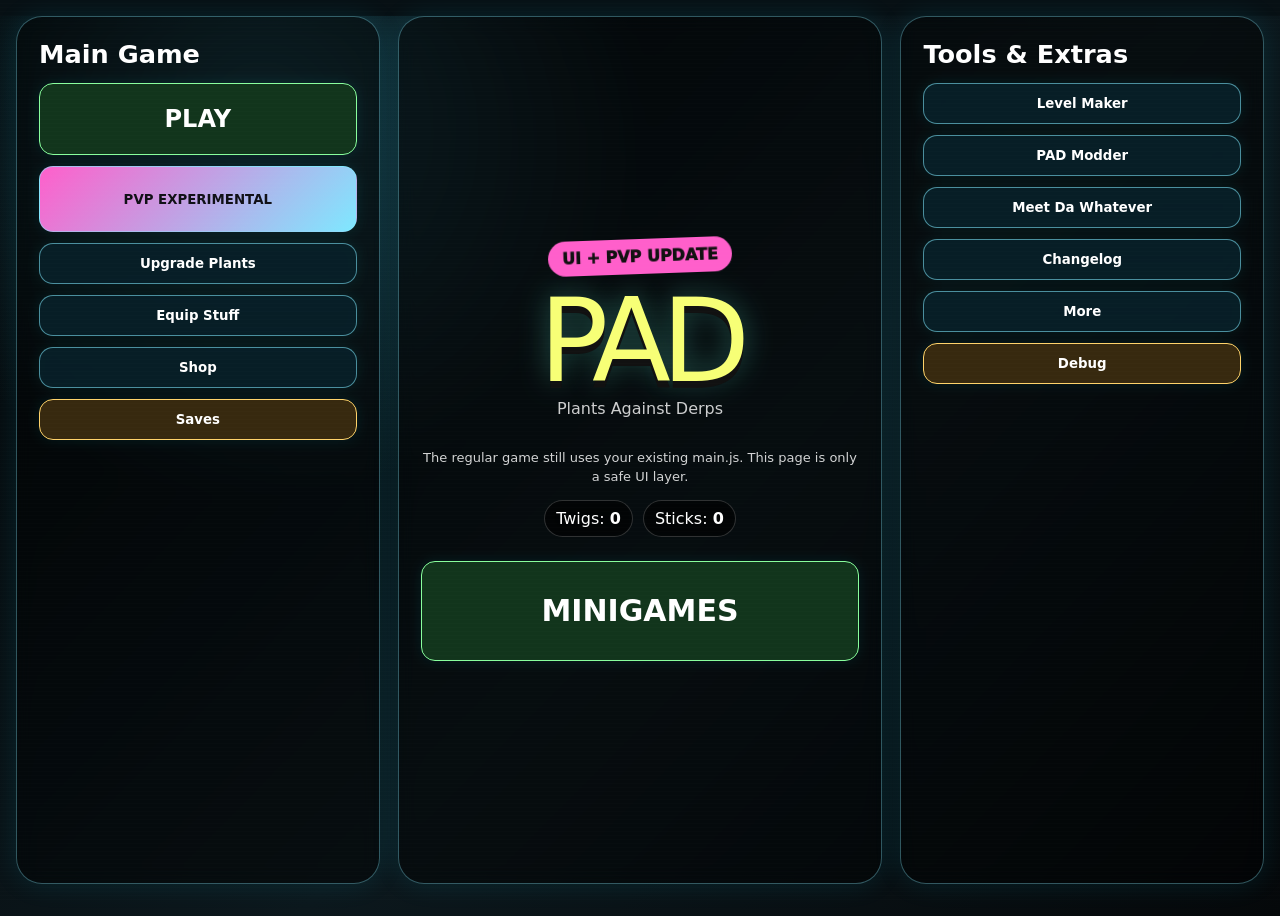
<file: index.html>
<!DOCTYPE html>
<html lang="en">
<head>
  <meta charset="UTF-8" />
  <meta name="viewport" content="width=device-width, initial-scale=1.0" />
  <title>Plants Against Derps</title>
  <link rel="stylesheet" href="style.css?v=28" />
  <link rel="stylesheet" href="ui-v29.css?v=293-layout?v=1" />
  <style>
    html, body { margin:0; min-height:100%; background:#071014; color:white; font-family:system-ui,Arial,sans-serif; }
    #loading { min-height:100vh; display:grid; place-items:center; text-align:center; }
  </style>
</head>
<body>
  <noscript>Plants Against Derps needs JavaScript enabled to run.</noscript>
  <div id="loading"><div><h1>Plants Against Derps</h1><p>Loading da derps...</p></div></div>

  <!-- Keep your existing working gameplay file. -->
  <script src="main.js?v=28"></script>
  <!-- This file only redraws the homepage after the game has booted. -->
  <script src="ui-v29.js?v=293-layout?v=1"></script>
</body>
</html>
</file>
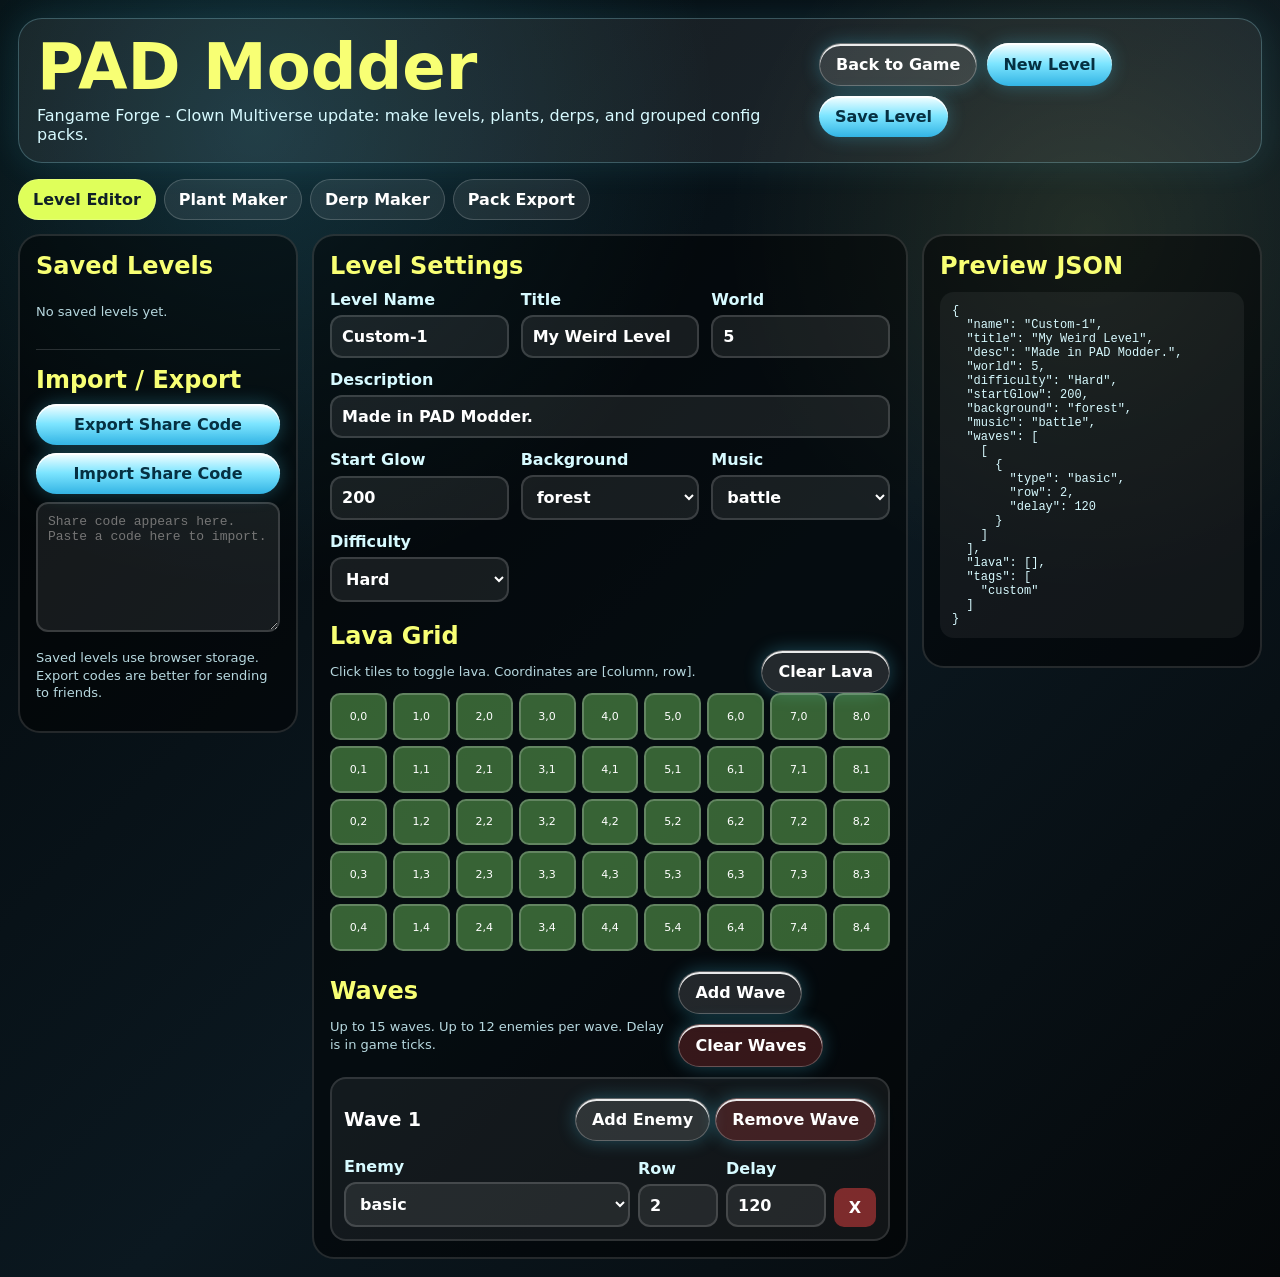
<file: mod/index.html>
<!DOCTYPE html>
<html lang="en">
<head>
  <meta charset="UTF-8" />
  <meta name="viewport" content="width=device-width, initial-scale=1.0" />
  <title>PAD Modder / Fangame Forge - Clown Multiverse</title>
  <link rel="stylesheet" href="mod.css" />
</head>
<body>
  <main class="app">
    <header class="hero">
      <div>
        <h1>PAD Modder</h1>
        <p>Fangame Forge - Clown Multiverse update: make levels, plants, derps, and grouped config packs.</p>
      </div>
      <nav class="hero-actions">
        <a class="btn ghost" href="../">Back to Game</a>
        <button class="btn" id="newLevelBtn">New Level</button>
        <button class="btn" id="saveBtn">Save Level</button>
      </nav>
    </header>

    <nav class="tabs">
      <button class="tab on" data-tab="level">Level Editor</button>
      <button class="tab" data-tab="plant">Plant Maker</button>
      <button class="tab" data-tab="derp">Derp Maker</button>
      <button class="tab" data-tab="pack">Pack Export</button>
    </nav>

    <section class="layout" id="levelTab">
      <aside class="panel sidebar">
        <h2>Saved Levels</h2>
        <div id="savedLevels" class="saved-list"></div>
        <hr />
        <h2>Import / Export</h2>
        <button class="btn full" id="exportBtn">Export Share Code</button>
        <button class="btn full" id="importBtn">Import Share Code</button>
        <textarea id="shareBox" placeholder="Share code appears here. Paste a code here to import."></textarea>
        <p class="hint">Saved levels use browser storage. Export codes are better for sending to friends.</p>
      </aside>
      <section class="panel editor">
        <h2>Level Settings</h2>
        <div class="form-grid">
          <label>Level Name<input id="levelName" value="Custom-1" maxlength="24" /></label>
          <label>Title<input id="levelTitle" value="My Weird Level" maxlength="50" /></label>
          <label>World<input id="worldNumber" type="number" min="0" max="99" value="4" /></label>
          <label class="wide">Description<input id="levelDesc" value="Made in PAD Modder." maxlength="160" /></label>
          <label>Start Glow<input id="startGlow" type="number" min="0" max="9000" value="200" /></label>
          <label>Background<select id="backgroundSelect"></select></label>
          <label>Music<select id="musicSelect"></select></label>
          <label>Difficulty<select id="difficultySelect"><option>Starter</option><option>Medium</option><option>Hard</option><option>Boss</option><option>Joke</option></select></label>
        </div>
        <section class="tool-row"><div><h2>Lava Grid</h2><p class="hint">Click tiles to toggle lava. Coordinates are [column, row].</p></div><button class="btn ghost" id="clearLavaBtn">Clear Lava</button></section>
        <div id="lavaGrid" class="lava-grid" aria-label="Lava grid editor"></div>
        <section class="tool-row"><div><h2>Waves</h2><p class="hint">Up to 15 waves. Up to 12 enemies per wave. Delay is in game ticks.</p></div><div class="tool-actions"><button class="btn ghost" id="addWaveBtn">Add Wave</button><button class="btn ghost danger" id="clearWavesBtn">Clear Waves</button></div></section>
        <div id="wavesArea"></div>
      </section>
      <aside class="panel preview"><h2>Preview JSON</h2><pre id="jsonPreview"></pre></aside>
    </section>

    <section class="layout hidden" id="plantTab">
      <section class="panel editor widePanel">
        <h2>Plant Maker</h2>
        <p class="hint">This makes grouped plant configs for fangames. Texture can be a file path like <b>assets/myplant.png</b> or an existing image key.</p>
        <div class="form-grid">
          <label>ID<input id="plantId" value="myPlant" /></label>
          <label>Name<input id="plantName" value="My Plant" /></label>
          <label>Group<select id="plantGroup"><option>economy</option><option>walls</option><option>shooters</option><option>specials</option><option>fangame</option></select></label>
          <label>Texture / Image<input id="plantImg" value="assets/myplant.png" /></label>
          <label>Cost<input id="plantCost" type="number" value="100" /></label>
          <label>HP<input id="plantHp" type="number" value="100" /></label>
          <label>Role<input id="plantRole" value="Shooter" /></label>
          <label>Fire Type<select id="plantFire"><option>straight</option><option>lob</option><option>multiLane</option><option>allLane</option><option>wideShot</option><option>scatter</option><option>none</option></select></label>
          <label>Cooldown<input id="plantCooldown" type="number" value="120" /></label>
          <label>Damage<input id="plantDamage" type="number" value="25" /></label>
          <label>Speed<input id="plantSpeed" type="number" value="5" /></label>
          <label>Unlock At<input id="plantUnlock" value="4-1" /></label>
          <label class="wide">Description<input id="plantDesc" value="A fangame plant." /></label>
        </div>
        <div class="tool-actions"><button class="btn" id="makePlantBtn">Save Plant Config</button><button class="btn ghost" id="copyPlantBtn">Copy Plant JSON</button></div>
        <pre id="plantPreview"></pre>
      </section>
    </section>

    <section class="layout hidden" id="derpTab">
      <section class="panel editor widePanel">
        <h2>Derp Maker</h2>
        <p class="hint">Creates enemy/derp configs. Turn on ranged shooter to make an Alien Gunner style enemy.</p>
        <div class="form-grid">
          <label>ID<input id="derpId" value="myDerp" /></label>
          <label>Name<input id="derpName" value="My Derp" /></label>
          <label>Group<select id="derpGroup"><option>derps</option><option>machines</option><option>aliens</option><option>fangame</option></select></label>
          <label>Texture / Image<input id="derpImg" value="assets/myderp.png" /></label>
          <label>HP<input id="derpHp" type="number" value="120" /></label>
          <label>Speed<input id="derpSpeed" type="number" step="0.01" value="0.18" /></label>
          <label>Damage<input id="derpDamage" type="number" value="12" /></label>
          <label>Size<input id="derpSize" type="number" step="0.05" value="1" /></label>
          <label>Tags<input id="derpTags" value="derp" /></label>
          <label>Ranged?<select id="derpRanged"><option value="false">false</option><option value="true">true</option></select></label>
          <label>Boss?<select id="derpBoss"><option value="false">false</option><option value="true">true</option></select></label>
          <label class="wide">Description<input id="derpDesc" value="A fangame derp." /></label>
        </div>
        <div class="tool-actions"><button class="btn" id="makeDerpBtn">Save Derp Config</button><button class="btn ghost" id="copyDerpBtn">Copy Derp JSON</button></div>
        <pre id="derpPreview"></pre>
      </section>
    </section>

    <section class="layout hidden" id="packTab">
      <section class="panel editor widePanel">
        <h2>Fangame Pack Export</h2>
        <p class="hint">Exports everything you made in this browser: levels, plants, and derps. Paste it into a fangame loader later.</p>
        <div class="tool-actions"><button class="btn" id="refreshPackBtn">Refresh Pack</button><button class="btn ghost" id="copyPackBtn">Copy Pack JSON</button><button class="btn ghost danger" id="clearPackBtn">Clear Saved Plants/Derps</button></div>
        <textarea id="packBox" class="bigBox"></textarea>
      </section>
    </section>
  </main>
  <script src="mod.js?v=27"></script>
</body>
</html>
</file>
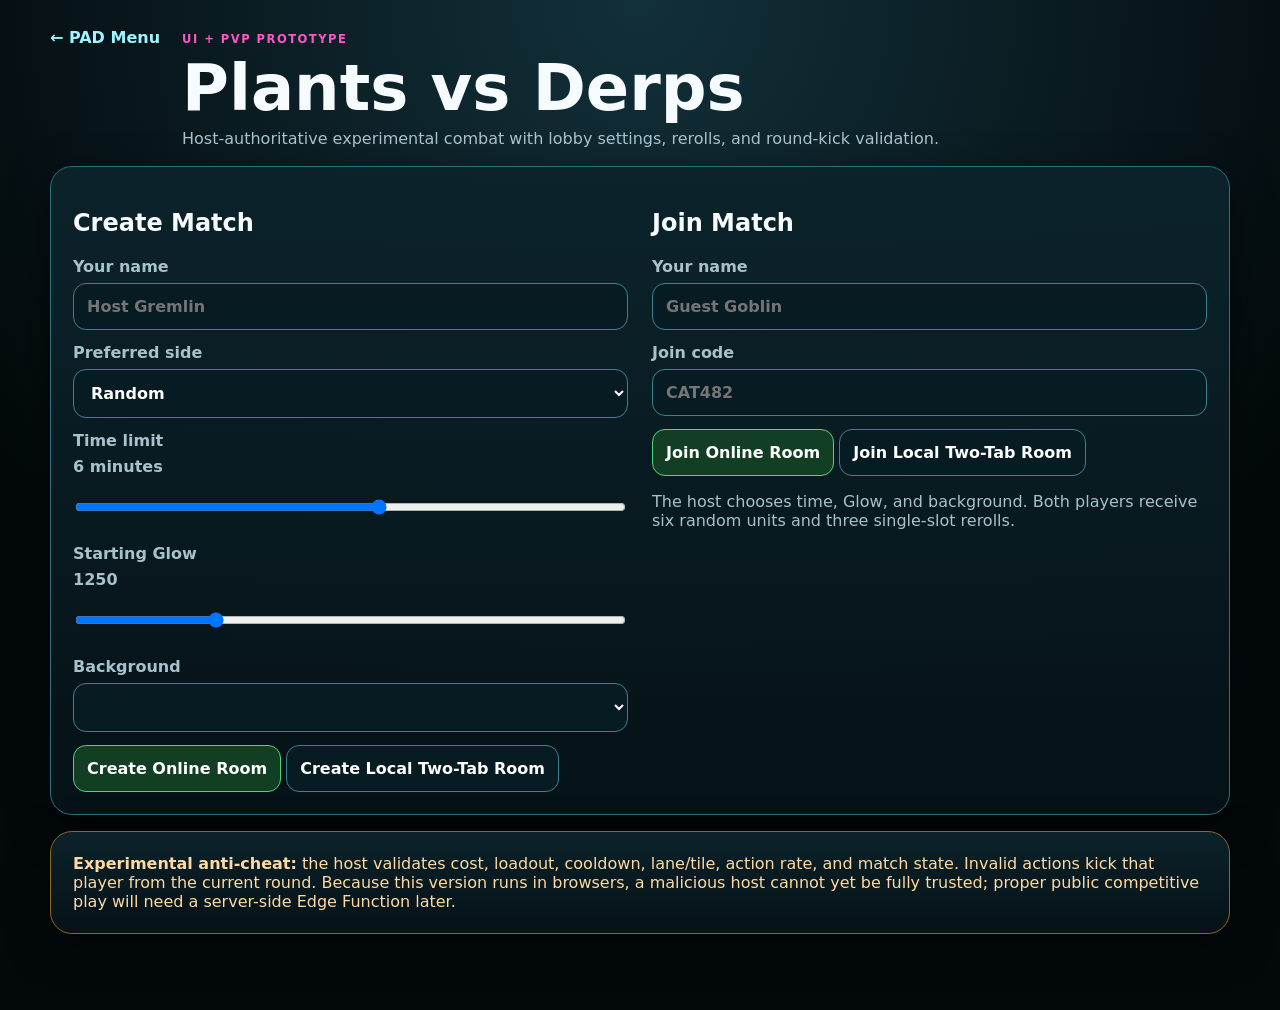
<file: pvp/index.html>
<!doctype html>
<html lang="en">
<head>
  <meta charset="utf-8">
  <meta name="viewport" content="width=device-width,initial-scale=1">
  <title>PAD PvP Prototype</title>
  <link rel="stylesheet" href="pvp.css?v=294">
</head>
<body>
<main class="shell">
  <header class="topbar">
    <a class="back" href="../">← PAD Menu</a>
    <div><span class="eyebrow">UI + PVP PROTOTYPE</span><h1>Plants vs Derps</h1><p>Host-authoritative experimental combat with lobby settings, rerolls, and round-kick validation.</p></div>
  </header>

  <section id="setup" class="panel setup-grid">
    <div>
      <h2>Create Match</h2>
      <label>Your name<input id="hostName" maxlength="18" placeholder="Host Gremlin"></label>
      <label>Preferred side<select id="hostSide"><option value="random">Random</option><option value="plants">Plants</option><option value="derps">Derps</option></select></label>
      <label>Time limit <span id="timeOut">6 minutes</span><input id="timeLimit" type="range" min="1" max="10" value="6"></label>
      <label>Starting Glow <span id="glowOut">1250</span><input id="startGlow" type="range" min="100" max="5000" step="50" value="1250"></label>
      <label>Background<select id="backgroundSelect"></select></label>
      <button id="createBtn" class="good">Create Online Room</button>
      <button id="createLocalBtn">Create Local Two-Tab Room</button>
    </div>
    <div>
      <h2>Join Match</h2>
      <label>Your name<input id="guestName" maxlength="18" placeholder="Guest Goblin"></label>
      <label>Join code<input id="joinCode" maxlength="8" placeholder="CAT482"></label>
      <button id="joinBtn" class="good">Join Online Room</button>
      <button id="joinLocalBtn">Join Local Two-Tab Room</button>
      <p class="hint">The host chooses time, Glow, and background. Both players receive six random units and three single-slot rerolls.</p>
    </div>
  </section>

  <section id="lobby" class="panel hidden">
    <div class="room-head"><div><span class="eyebrow">ROOM CODE</span><strong id="roomCode">------</strong></div><div id="connectionBadge" class="badge waiting">WAITING</div></div>
    <div class="lobby-grid">
      <div><h2>Players</h2><div id="players" class="player-list"></div><div id="matchSettings" class="settings-card"></div></div>
      <div><h2>Your loadout</h2><p class="hint">Click one card, then use a reroll. Producers and bosses are excluded.</p><div id="loadout" class="loadout"></div><div class="row"><button id="rerollBtn">Reroll selected (<span id="rerolls">3</span>)</button><button id="readyBtn" class="good">Ready</button></div><button id="leaveBtn" class="danger">Leave Room</button></div>
    </div>
    <div id="lobbyLog" class="log"></div>
  </section>

  <section id="game" class="game-wrap hidden">
    <div class="hud panel"><div><b id="sideLabel">SIDE</b><span id="timer">06:00</span></div><div class="glow-bars"><span>Plants: <b id="plantGlow">1250</b></span><span>Derps: <b id="derpGlow">1250</b></span></div><div><button id="forfeitBtn" class="danger small">Forfeit</button></div></div>
    <div id="battlefield" class="battlefield"><div id="board" class="board"></div></div>
    <div class="controls panel"><h2 id="controlTitle">Deploy</h2><div id="unitTray" class="unit-tray"></div><p id="controlHint" class="hint"></p></div>
  </section>

  <section id="result" class="panel result hidden"><h2 id="resultTitle">Round Over</h2><p id="resultText"></p><button id="backLobbyBtn" class="good">Back to Lobby</button><a href="../" class="button-link">PAD Menu</a></section>

  <section class="panel warning"><b>Experimental anti-cheat:</b> the host validates cost, loadout, cooldown, lane/tile, action rate, and match state. Invalid actions kick that player from the current round. Because this version runs in browsers, a malicious host cannot yet be fully trusted; proper public competitive play will need a server-side Edge Function later.
  </section>
</main>
<script type="module" src="pvp.js?v=294"></script>
</body>
</html>
</file>
<file: style.css>
*{box-sizing:border-box}:root{--aero-blue:#7ee8ff;--glow:#ffe95a;--panel:rgba(255,255,255,.16)}body{margin:0;min-height:100vh;font-family:"Segoe UI",Arial,sans-serif;color:white;overflow:hidden;background:#000}.screen{display:none;width:100vw;height:100vh}.screen.active{display:block}#mainMenu{position:relative;background:radial-gradient(circle at 76% 18%,rgba(255,255,255,.8),transparent 8%),radial-gradient(circle at 70% 34%,rgba(97,230,255,.6),transparent 22%),radial-gradient(circle at 30% 70%,rgba(27,116,255,.45),transparent 30%),linear-gradient(135deg,#02040a,#09213a 48%,#050b12);overflow:hidden}.aero-orbs span{position:absolute;display:block;border-radius:999px;background:radial-gradient(circle at 30% 25%,rgba(255,255,255,.9),rgba(125,235,255,.24) 35%,rgba(0,50,120,.1));border:1px solid rgba(255,255,255,.4);box-shadow:inset 0 0 28px rgba(255,255,255,.22),0 0 24px rgba(93,230,255,.34);animation:float 8s infinite ease-in-out}.aero-orbs span:nth-child(1){width:180px;height:180px;left:55%;top:8%}.aero-orbs span:nth-child(2){width:100px;height:100px;left:82%;top:62%;animation-delay:-2s}.aero-orbs span:nth-child(3){width:130px;height:130px;left:40%;top:70%;animation-delay:-4s}.aero-orbs span:nth-child(4){width:70px;height:70px;left:72%;top:42%;animation-delay:-1s}@keyframes float{0%,100%{transform:translateY(0)}50%{transform:translateY(-18px)}}.menu-left{position:absolute;left:54px;top:76px;width:420px;z-index:2}h1{font-size:58px;line-height:.95;margin:0 0 12px;text-shadow:0 0 18px rgba(126,232,255,.9),0 4px 0 rgba(0,0,0,.28)}.tagline{color:#c8f7ff;font-size:18px;margin-bottom:30px}.bubble-btn{display:block;width:260px;margin:14px 0;padding:15px 24px;border-radius:999px;border:1px solid rgba(255,255,255,.8);color:#07304a;font-weight:900;font-size:22px;cursor:pointer;background:radial-gradient(circle at 30% 15%,rgba(255,255,255,.96),rgba(255,255,255,.24) 20%,transparent 35%),linear-gradient(180deg,#dfffff,#53ddff 48%,#1d90d2 52%,#a3f5ff);box-shadow:inset 0 2px 12px rgba(255,255,255,.9),0 8px 22px rgba(0,0,0,.35),0 0 18px rgba(88,221,255,.42);transition:transform .12s,filter .12s}.bubble-btn:hover{transform:translateX(8px) scale(1.03);filter:brightness(1.12)}.bubble-btn.small{width:auto;display:inline-block;font-size:16px;padding:10px 18px}.menu-art{position:absolute;right:60px;top:80px;width:520px}.glass-card,.panel{background:linear-gradient(135deg,rgba(255,255,255,.20),rgba(255,255,255,.06));border:1px solid rgba(255,255,255,.45);border-radius:34px;padding:28px;box-shadow:inset 0 0 40px rgba(255,255,255,.06),0 20px 70px rgba(0,0,0,.45);backdrop-filter:blur(12px)}.glass-card img{width:100%;max-height:330px;object-fit:contain;background:white;border-radius:18px}#levelScreen,#howScreen{background:radial-gradient(circle at top,rgba(120,230,255,.25),transparent 30%),#05070b;display:none;place-items:center;padding:30px}#levelScreen.active,#howScreen.active{display:grid}.panel{width:min(850px,94vw)}#levelGrid{display:grid;grid-template-columns:repeat(5,1fr);gap:12px;margin:20px 0}.level-tile{padding:18px 8px;border-radius:18px;border:1px solid rgba(255,255,255,.5);color:white;background:linear-gradient(180deg,rgba(37,150,190,.8),rgba(5,40,70,.9));cursor:pointer;font-weight:900;box-shadow:0 10px 24px rgba(0,0,0,.35)}#gameScreen{background:#111;padding:10px}#topHud,#gameBottom{height:52px;background:#101010;border:3px solid #222;display:flex;align-items:center;justify-content:space-between;padding:8px 14px;gap:12px}#levelTitle{color:var(--glow);font-size:20px}#levelDesc{color:#aaa;margin-left:10px}#stats{display:flex;gap:12px;flex-wrap:wrap}#stats span,#message{color:#e8e8e8;font-family:monospace}#gameWrap{height:calc(100vh - 124px);display:grid;grid-template-columns:145px 1fr;gap:10px;padding:10px 0}#cards{background:#262626;border:3px solid #000;padding:8px;overflow-y:auto}.card{background:#eee;color:#111;border:3px solid #000;margin-bottom:8px;min-height:96px;cursor:pointer;text-align:center;padding:4px}.card.selected{outline:5px solid #ffe95a}.card img{width:72px;height:52px;object-fit:contain;background:white}.card b{display:block;font-size:13px}.card span{font-size:12px}#game{width:100%;height:100%;image-rendering:pixelated;image-rendering:crisp-edges;background:#78bb4a;border:3px solid #000}code{color:#fff1a1}
@media (max-width: 800px) {
  body {
    overflow: auto;
  }

  #mainMenu {
    min-height: 100vh;
    height: auto;
    padding-bottom: 40px;
  }

  .menu-left {
    position: relative;
    left: auto;
    top: auto;
    width: auto;
    padding: 24px;
  }

  .menu-art {
    position: relative;
    right: auto;
    top: auto;
    width: auto;
    padding: 18px;
  }

  h1 {
    font-size: 40px;
  }

  .bubble-btn {
    width: min(310px, 92vw);
    font-size: 18px;
  }

  #gameScreen {
    overflow: auto;
  }

  #topHud,
  #gameBottom {
    height: auto;
    flex-wrap: wrap;
  }

  #gameWrap {
    height: auto;
    grid-template-columns: 1fr;
  }

  #cards {
    display: flex;
    gap: 8px;
    overflow-x: auto;
    min-height: 120px;
  }

  .card {
    min-width: 120px;
  }

  #game {
    width: 100%;
    height: auto;
    aspect-ratio: 900 / 520;
  }
}
/* v1.6 stable layout + menu input fix */

#gameScreen.active {
  display: flex !important;
  flex-direction: column !important;
  min-height: 100vh !important;
  overflow: auto !important;
}

#gameWrap {
  display: grid !important;
  grid-template-columns: minmax(0, 900px) 300px !important;
  grid-template-areas: "board cards" !important;
  gap: 14px !important;
  align-items: start !important;
  justify-content: center !important;
  width: 100% !important;
  max-width: 1250px !important;
  margin: 0 auto !important;
  height: auto !important;
  min-height: 0 !important;
}

#game {
  grid-area: board !important;
  width: 100% !important;
  max-width: 900px !important;
  height: auto !important;
  aspect-ratio: 900 / 520 !important;
  display: block !important;
}

#cards {
  grid-area: cards !important;
  max-height: 560px !important;
  overflow-y: auto !important;
  overflow-x: hidden !important;
  display: block !important;
  width: 100% !important;
}

.card {
  width: 100% !important;
  margin-bottom: 8px !important;
}

/* Prevent invisible overlays from blocking menu clicks */
#padFadeOverlay:not(.show),
#padPickerOverlay:not(.show),
#padShopOverlay:not(.show),
#padUpgradeOverlay:not(.show),
#padMinigameOverlay:not(.show),
#padCreditsOverlay:not(.show) {
  pointer-events: none !important;
}

#padFadeOverlay.show {
  opacity: 1 !important;
  pointer-events: none !important;
}

#padGlowLayer {
  pointer-events: none !important;
}

#padGlowLayer .pad-glow-drop {
  pointer-events: all !important;
}

/* Mobile layout */
@media (max-width: 900px) {
  body {
    overflow: auto !important;
  }

  #gameScreen.active {
    min-height: 100svh !important;
    overflow: auto !important;
  }

  #gameWrap {
    display: flex !important;
    flex-direction: column !important;
    padding: 0 8px 20px !important;
    gap: 8px !important;
    max-width: 100% !important;
  }

  #game {
    width: 100% !important;
    max-width: 100% !important;
    height: auto !important;
    aspect-ratio: 900 / 520 !important;
  }

  #cards {
    display: flex !important;
    flex-direction: row !important;
    gap: 8px !important;
    overflow-x: auto !important;
    overflow-y: hidden !important;
    max-height: none !important;
    width: 100% !important;
    padding: 8px 4px !important;
  }

  .card {
    min-width: 125px !important;
    max-width: 125px !important;
    flex: 0 0 125px !important;
    margin-bottom: 0 !important;
    font-size: 12px !important;
  }

  .card img {
    max-height: 54px !important;
    object-fit: contain !important;
  }

  #topHud,
  #gameBottom {
    height: auto !important;
    min-height: 44px !important;
    flex-wrap: wrap !important;
    font-size: 13px !important;
    gap: 6px !important;
  }
}
</file>
<file: ui-v29.css>
/* PAD v2.9 homepage layout fix.
   Stronger selectors intentionally override the original PAD .panel rules. */

.pad29-home,
.pad29-home * {
  box-sizing: border-box;
}

.pad29-home {
  width: min(1400px, calc(100vw - 32px));
  max-width: 1400px;
  min-height: calc(100vh - 32px);
  margin: 16px auto;
  padding: 0;
  display: grid;
  grid-template-columns: minmax(240px, 0.9fr) minmax(320px, 1.2fr) minmax(240px, 0.9fr);
  gap: 18px;
  align-items: stretch;
  overflow: visible;
}

/* Override the old global .panel { width:min(850px,94vw) } rule. */
.pad29-home > .panel {
  width: 100% !important;
  max-width: none !important;
  min-width: 0 !important;
  height: auto !important;
  margin: 0 !important;
  padding: 22px !important;
  overflow: hidden;
  border-radius: 26px;
}

.pad29-home button,
.pad29-home .btn {
  width: 100% !important;
  max-width: 100% !important;
  min-width: 0 !important;
  white-space: normal;
  overflow-wrap: anywhere;
}

.pad29-logo {
  font-size: clamp(68px, 9vw, 150px);
  line-height: 0.86;
  text-align: center;
  letter-spacing: -0.08em;
  margin: 18px 0 8px;
  color: #f7ff76;
  text-shadow: 0 7px 0 #111, 0 0 28px rgba(106,255,224,.35);
}

.pad29-update-badge {
  display: inline-flex;
  max-width: 100%;
  padding: 8px 14px;
  border-radius: 999px;
  background: #ff5fcb;
  color: #111;
  font-weight: 1000;
  transform: rotate(-2deg);
  white-space: normal;
  text-align: center;
}

.pad29-section-title {
  margin: 0 0 14px;
  font-size: clamp(20px, 2vw, 27px);
}

.pad29-button-grid {
  display: grid;
  grid-template-columns: 1fr;
  gap: 11px;
  min-width: 0;
}

.pad29-play {
  min-height: 72px;
  font-size: 24px;
}

.pad29-pvp {
  min-height: 66px;
  background: linear-gradient(135deg,#ff5fcb,#7ee8ff) !important;
  color: #101016 !important;
}

.pad29-minigames {
  min-height: 100px;
  font-size: clamp(21px, 2.4vw, 30px);
  margin-top: 14px;
}

.pad29-center {
  display: flex !important;
  flex-direction: column;
  justify-content: center;
  align-items: stretch;
  text-align: center;
}

.pad29-center .topbar {
  justify-content: center !important;
  flex-wrap: wrap;
  max-width: 100%;
}

.pad29-small {
  opacity: .82;
  font-size: 13px;
  line-height: 1.45;
}

@media (max-width: 1050px) {
  .pad29-home {
    grid-template-columns: 1fr 1fr;
  }

  .pad29-center {
    grid-column: 1 / -1;
    grid-row: 1;
  }
}

@media (max-width: 720px) {
  body {
    overflow-y: auto !important;
  }

  .pad29-home {
    width: min(100% - 16px, 620px);
    min-height: auto;
    margin: 8px auto 24px;
    grid-template-columns: 1fr;
    gap: 12px;
  }

  .pad29-home > .panel {
    padding: 16px !important;
  }

  .pad29-center {
    grid-column: auto;
    grid-row: auto;
    order: -1;
  }

  .pad29-logo {
    font-size: clamp(76px, 24vw, 115px);
  }
}
</file>
<file: mod/mod.css>
*{box-sizing:border-box}html,body{margin:0;min-height:100%;background:#061016;color:white;font-family:system-ui,Arial,sans-serif}button,input,select,textarea{font:inherit}.app{min-height:100vh;padding:18px;background:radial-gradient(circle at 20% 10%,rgba(80,220,255,.18),transparent 30%),radial-gradient(circle at 85% 18%,rgba(255,255,120,.1),transparent 24%),linear-gradient(135deg,#020608,#0b1820 55%,#05080a)}.hero{display:flex;justify-content:space-between;gap:16px;align-items:center;margin-bottom:16px;padding:18px;border:1px solid rgba(160,240,255,.25);border-radius:24px;background:rgba(255,255,255,.07);box-shadow:0 0 35px rgba(80,220,255,.12)}.hero h1{margin:0;color:#f8ff74;font-size:clamp(34px,6vw,64px);line-height:.95}.hero p{margin:8px 0 0;color:#d7faff}.hero-actions,.tool-actions{display:flex;gap:10px;flex-wrap:wrap}.tabs{display:flex;gap:8px;flex-wrap:wrap;margin:0 0 14px}.tab{border:1px solid rgba(255,255,255,.18);border-radius:999px;background:rgba(255,255,255,.08);color:white;font-weight:900;padding:10px 14px;cursor:pointer}.tab.on{background:#dfff5a;color:#102027}.layout{display:grid;grid-template-columns:280px minmax(0,1fr) 340px;gap:14px;align-items:start}.hidden{display:none}.panel{background:rgba(0,0,0,.48);border:2px solid rgba(255,255,255,.13);border-radius:22px;padding:16px}.widePanel{grid-column:1/-1}.panel h2{margin:0 0 10px;color:#f8ff74}.btn{border:0;border-radius:999px;padding:11px 16px;font-weight:900;cursor:pointer;color:#063042;text-decoration:none;background:linear-gradient(#f8ffff,#7de5ff 48%,#33b4e4);box-shadow:inset 0 2px 0 rgba(255,255,255,.9),0 0 18px rgba(80,220,255,.28)}.btn:hover{filter:brightness(1.08)}.btn.ghost{background:rgba(255,255,255,.12);color:white;border:1px solid rgba(255,255,255,.25)}.btn.danger{background:rgba(255,80,80,.2)}.btn.full{width:100%;margin-bottom:8px}.form-grid{display:grid;grid-template-columns:repeat(3,minmax(0,1fr));gap:12px}label{display:grid;gap:6px;color:#d7faff;font-weight:800}label.wide{grid-column:span 3}input,select,textarea{width:100%;border:2px solid rgba(255,255,255,.15);border-radius:12px;padding:10px;background:rgba(255,255,255,.08);color:white}select option{color:black}textarea{min-height:130px;resize:vertical;font-family:monospace}.bigBox{min-height:55vh}.hint{color:#b7d8df;font-size:13px;line-height:1.35}.tool-row{margin-top:20px;display:flex;justify-content:space-between;gap:12px;align-items:end}.lava-grid{display:grid;grid-template-columns:repeat(9,1fr);gap:6px;max-width:640px}.lava-cell{aspect-ratio:1/.82;border:2px solid rgba(255,255,255,.22);border-radius:10px;background:rgba(130,230,110,.4);color:white;font-size:11px;cursor:pointer}.lava-cell.on{background:linear-gradient(135deg,rgba(255,221,68,.9),rgba(232,91,23,.95));color:#2b0600;font-weight:900;border-color:rgba(255,255,255,.7)}.saved-list{display:grid;gap:8px}.saved-item{border:2px solid rgba(255,255,255,.13);border-radius:14px;padding:9px;background:rgba(255,255,255,.06)}.saved-item b{color:#f8ff74}.saved-actions{display:flex;gap:6px;margin-top:8px}.saved-actions button{flex:1;padding:7px;border-radius:10px;border:0;cursor:pointer;font-weight:900}.wave-card{background:rgba(255,255,255,.06);border:2px solid rgba(255,255,255,.12);border-radius:16px;padding:12px;margin-top:10px}.wave-head{display:flex;justify-content:space-between;gap:8px;align-items:center}.enemy-row{display:grid;grid-template-columns:1fr 80px 100px 42px;gap:8px;align-items:end;margin-top:8px}.enemy-row button{border-radius:10px;border:0;padding:10px;cursor:pointer;font-weight:900;color:white;background:rgba(255,70,70,.45)}.preview pre,#jsonPreview,pre{max-height:75vh;overflow:auto;white-space:pre-wrap;word-break:break-word;color:#d7faff;font-size:12px;background:rgba(255,255,255,.055);border-radius:14px;padding:12px}hr{border:0;border-top:1px solid rgba(255,255,255,.15);margin:16px 0}@media(max-width:1050px){.layout{grid-template-columns:1fr}.form-grid{grid-template-columns:1fr}label.wide{grid-column:auto}.hero{flex-direction:column;align-items:stretch}.enemy-row{grid-template-columns:1fr 70px 90px 42px}}
</file>
<file: pvp/pvp.css>
:root{--bg:#061014;--panel:#0b2027;--line:#2d7080;--text:#f5fbff;--muted:#a7c2ca;--pink:#ff55c8;--green:#57ee83;--red:#ff626e;--yellow:#ffe65d}*{box-sizing:border-box}body{margin:0;background:radial-gradient(circle at top,#12303a,#03090b 65%);color:var(--text);font:16px system-ui,Segoe UI,sans-serif;min-height:100vh}.shell{width:min(1180px,96vw);margin:auto;padding:28px 0 60px}.topbar{display:flex;gap:22px;align-items:flex-start;margin-bottom:18px}.back,.button-link{color:#9ef4ff;text-decoration:none;font-weight:800}.eyebrow{font-size:.72rem;letter-spacing:.13em;color:var(--pink);font-weight:900}.topbar h1{margin:.25rem 0;font-size:clamp(2rem,5vw,4rem)}.topbar p{margin:0;color:var(--muted)}.panel{background:linear-gradient(180deg,rgba(12,35,43,.96),rgba(5,18,23,.96));border:1px solid var(--line);border-radius:22px;padding:22px;margin:16px 0;box-shadow:0 14px 40px #0008}.hidden{display:none!important}.setup-grid,.lobby-grid{display:grid;grid-template-columns:1fr 1fr;gap:24px}label{display:grid;gap:7px;margin:13px 0;color:var(--muted);font-weight:700}input,select,button,.button-link{border:1px solid #3b8291;border-radius:13px;background:#071b22;color:white;padding:13px;font:inherit;font-weight:800}button,.button-link{cursor:pointer;text-align:center}button:hover,.button-link:hover{filter:brightness(1.18)}button.good{background:#123e24;border-color:#4fd67a}button.danger{background:#491721;border-color:#ff6774}.small{padding:8px 12px}.hint{color:var(--muted)}.room-head,.hud>div,.row{display:flex;align-items:center;justify-content:space-between;gap:10px}.room-head strong{display:block;font-size:2.4rem;letter-spacing:.15em}.badge{padding:10px 15px;border-radius:999px;font-weight:900}.badge.waiting{background:#493b0c}.badge.online{background:#104526}.badge.offline{background:#531522}.player{display:flex;justify-content:space-between;gap:10px;border:1px solid #285968;border-radius:13px;padding:11px;margin:8px 0}.player small{display:block;color:var(--muted)}.settings-card,.log{background:#041217;border:1px solid #214c58;border-radius:14px;padding:12px;margin-top:12px}.log{height:100px;overflow:auto;color:#a7dbe5}.loadout,.unit-tray{display:grid;grid-template-columns:repeat(3,minmax(0,1fr));gap:10px}.unit-card{position:relative;border:2px solid #285968;border-radius:14px;background:#081b21;padding:9px;min-height:145px;cursor:pointer}.unit-card.selected{border-color:var(--yellow);box-shadow:0 0 0 2px #ffe65d55}.unit-card img{width:100%;height:78px;object-fit:contain}.unit-card b,.unit-card small{display:block}.unit-card small{color:var(--muted)}.game-wrap{margin-top:12px}.hud{display:grid;grid-template-columns:1fr auto 1fr;align-items:center}.hud>div:last-child{text-align:right}.glow-bars{gap:18px}.battlefield{border:2px solid #5794a1;border-radius:18px;overflow:hidden;background:#101b1e center/cover no-repeat;aspect-ratio:900/520;position:relative}.board{position:absolute;inset:10% 7%;display:grid;grid-template-columns:repeat(9,1fr);grid-template-rows:repeat(5,1fr)}.cell{position:relative;min-width:0;min-height:0;background:rgba(255,255,255,.025);cursor:pointer}.cell:hover{background:rgba(255,255,255,.12)}.piece{position:absolute;inset:4px;display:grid;place-items:center}.piece img{max-width:100%;max-height:100%;object-fit:contain;filter:drop-shadow(0 4px 3px #0008)}.hp{position:absolute;left:4px;right:4px;bottom:2px;height:5px;background:#25090d;border-radius:6px;overflow:hidden}.hp>i{display:block;height:100%;background:#5df27c}.derp-piece{transition:transform .18s linear}.controls{margin-top:12px}.unit-tray{grid-template-columns:repeat(6,minmax(0,1fr))}.unit-tray .unit-card{min-height:120px}.unit-tray .unit-card img{height:62px}.result{text-align:center}.result h2{font-size:2.5rem}.warning{color:#ffd9a1;border-color:#8b681d}@media(max-width:800px){.setup-grid,.lobby-grid{grid-template-columns:1fr}.hud{grid-template-columns:1fr;text-align:center}.hud>div,.hud>div:last-child{justify-content:center;text-align:center}.loadout{grid-template-columns:repeat(2,1fr)}.unit-tray{grid-template-columns:repeat(3,1fr)}.topbar{display:block}.back{display:inline-block;margin-bottom:12px}}
</file>
